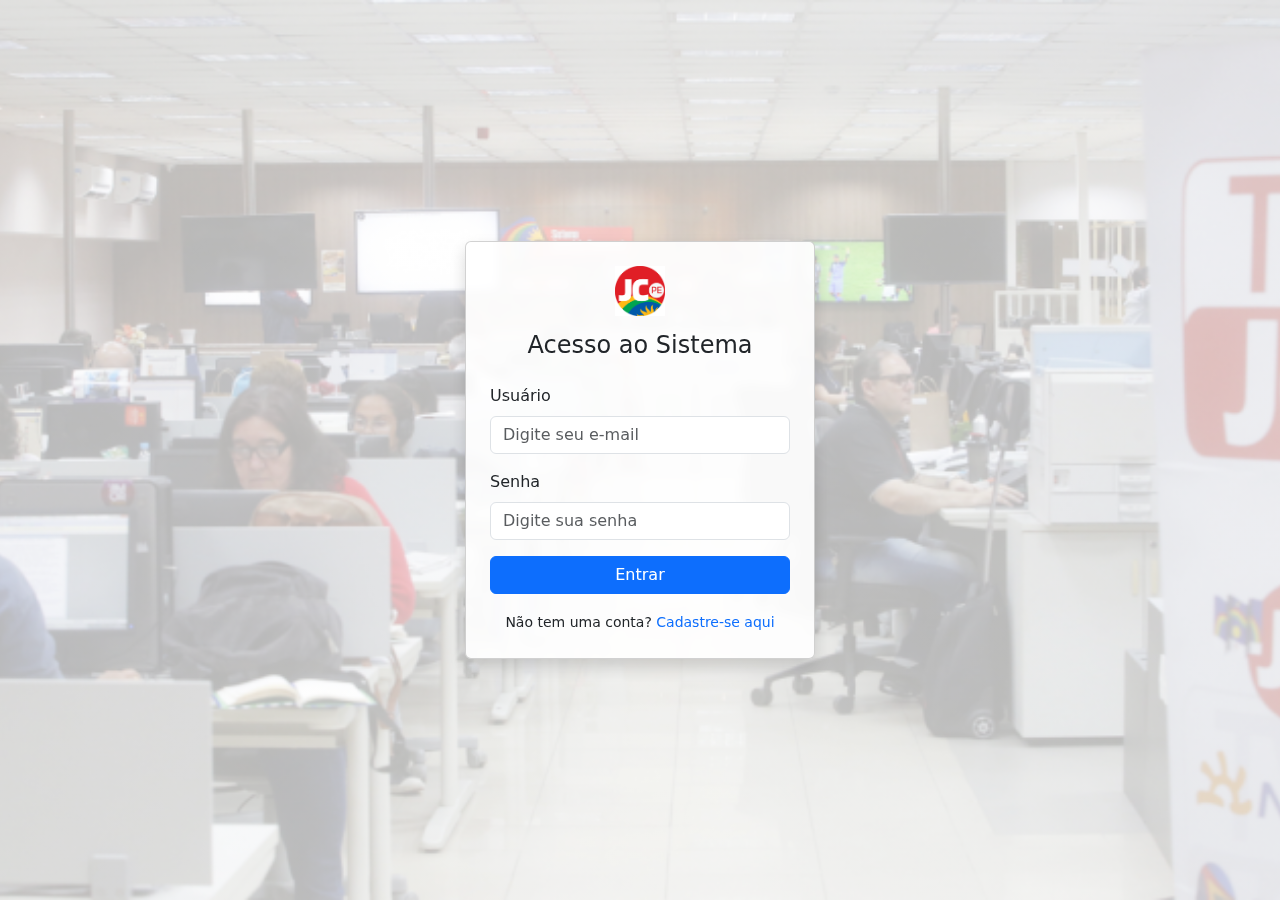
<file: residencia/index.html>
<!DOCTYPE html>
<html lang="pt-br">

<head>
  <meta charset="UTF-8">
  <meta name="viewport" content="width=device-width, initial-scale=1.0">
  <title>Tela de Login</title>

  <!-- Bootstrap -->
  <link href="https://cdn.jsdelivr.net/npm/bootstrap@5.3.3/dist/css/bootstrap.min.css" rel="stylesheet">

  <style>
    body {
      background: linear-gradient(rgba(255, 255, 255, 0.7), rgba(255, 255, 255, 0.7)), url('img/jornal-do-commercio-.jpg\ -\ fundo.jpg') no-repeat center center fixed;
      background-size: cover;
      display: flex;
      justify-content: center;
      align-items: center;
      height: 100vh;
    }

    .card {
      width: 350px;
      background-color: rgba(255, 255, 255, 0.9);
      /* leve transparência */
      backdrop-filter: blur(4px);
      /* efeito de vidro */
    }

    .logo-jc {
      width: 50px;
      display: block;
      margin: 0 auto 15px auto;
    }
  </style>
</head>

<body>

  <div class="card shadow p-4">
    <img src="img/download.png" class="logo-jc" alt="Logo Jornal do Commercio">
    <h4 class="text-center mb-4">Acesso ao Sistema</h4>

    <form>
      <div class="mb-3">
        <label for="email" class="form-label">Usuário</label>
        <input type="email" class="form-control" id="email" placeholder="Digite seu e-mail">
      </div>

      <div class="mb-3">
        <label for="senha" class="form-label">Senha</label>
        <input type="password" class="form-control" id="senha" placeholder="Digite sua senha">
      </div>

      <button type="submit" class="btn btn-primary w-100 mb-3">Entrar</button>

      <div class="text-center">
        <small>Não tem uma conta?
          <a href="cadastro.html" class="text-decoration-none">Cadastre-se aqui</a>
        </small>
      </div>
    </form>
  </div>
</file>
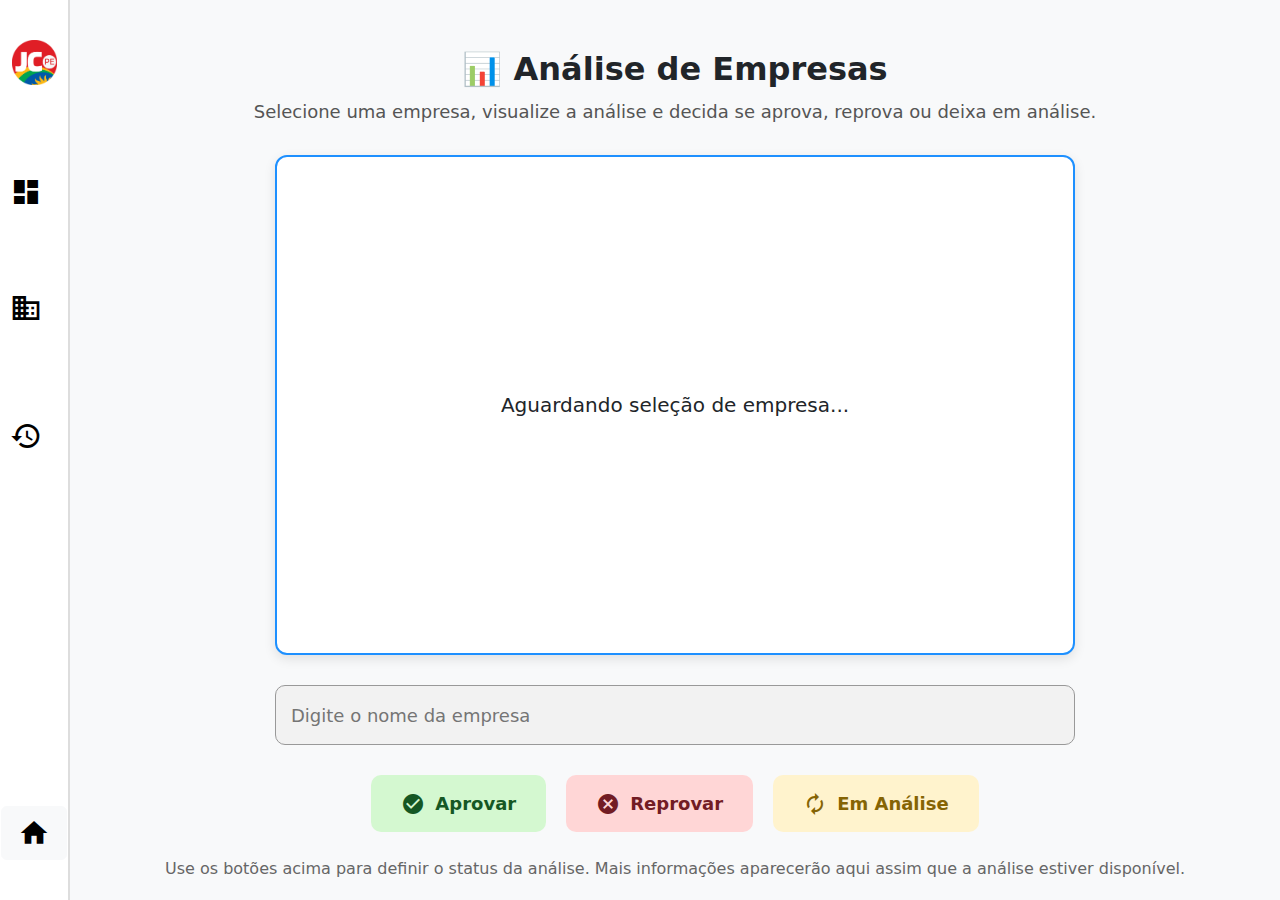
<file: residencia/analise_empresa.html>
<!DOCTYPE html>
<html lang="pt-br">

<head>
  <meta charset="UTF-8">
  <meta name="viewport" content="width=device-width, initial-scale=1.0">
  <title>Análise da Empresa</title>


  <!-- Bootstrap -->
  <link href="https://cdn.jsdelivr.net/npm/bootstrap@5.3.3/dist/css/bootstrap.min.css" rel="stylesheet">

  <!-- Google Icons -->
  <link href="https://fonts.googleapis.com/icon?family=Material+Icons" rel="stylesheet">
  <link rel="stylesheet" href="css/style.css">
</head>

<body>

  <!-- SIDEBAR -->
  <div class="sidebar closed" id="sidebar">

    <img src="img/download.png" alt="Logo" onclick="toggleSidebar()">

    <a href="analises.html" class="menu-item">
      <span class="menu-icon material-icons">dashboard</span>
      <span class="menu-text">Gerenciamento de Análises</span>
    </a>

    <a href="analise_empresa.html" class="menu-item">
      <span class="menu-icon material-icons">business</span>
      <span class="menu-text">Análise da Empresa</span>
    </a>

    <a href="historico.html" class="menu-item">
      <span class="menu-icon material-icons">history</span>
      <span class="menu-text">Histórico de Análises</span>
    </a>

    <button class="btn btn-light mt-auto btn-start" onclick="window.location.href='index.html'">
      <span class="menu-icon material-icons">home</span>
      <span class="menu-text">Início</span>
    </button>

  </div>

  <!-- CONTEÚDO PRINCIPAL -->
  <div class="content">

    <h2 class="main-title">📊 Análise de Empresas</h2>
    <p class="subtitle">Selecione uma empresa, visualize a análise e decida se aprova, reprova ou deixa em análise.</p>

    <div class="analysis-box" id="analysis-box">
      Aguardando seleção de empresa...
    </div>

    <div class="input-area">
      <input type="text" id="company-input" placeholder="Digite o nome da empresa">
    </div>

    <div class="status-buttons">
      <button class="status-btn status-aprovado">
        <span class="material-icons">check_circle</span> Aprovar
      </button>
      <button class="status-btn status-reprovado">
        <span class="material-icons">cancel</span> Reprovar
      </button>
      <button class="status-btn status-pendente">
        <span class="material-icons">autorenew</span> Em Análise
      </button>
    </div>

    <p class="info-text">Use os botões acima para definir o status da análise. Mais informações aparecerão aqui assim
      que a análise estiver disponível.</p>

  </div>

  <script src="https://cdn.jsdelivr.net/npm/bootstrap@5.3.3/dist/js/bootstrap.bundle.min.js"></script>

  <script>
    function toggleSidebar() {
      document.getElementById("sidebar").classList.toggle("closed");
    }
  </script>

</body>

</html>
</file>
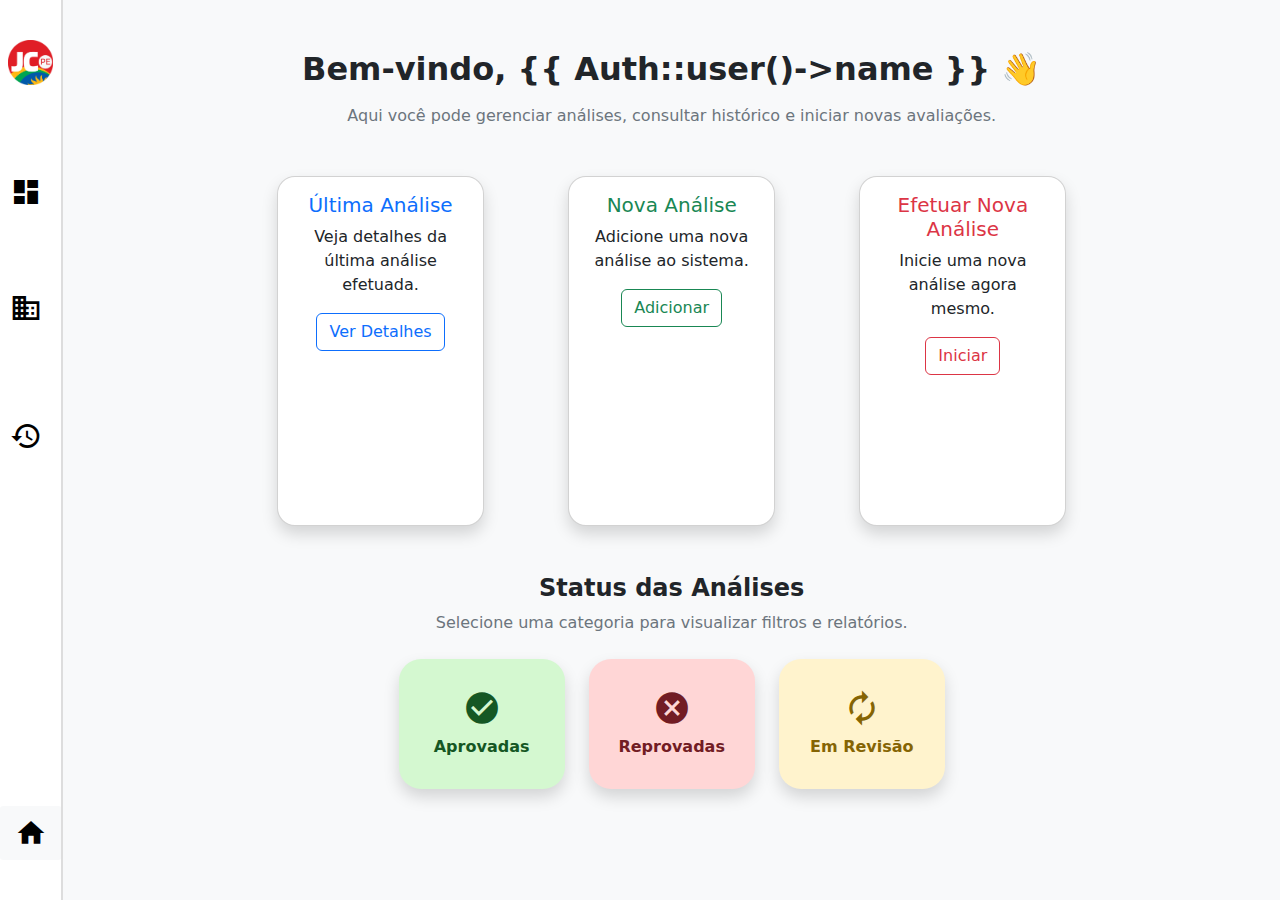
<file: residencia/analises.html>
<!DOCTYPE html>
<html lang="pt-br">

<head>
  <meta charset="UTF-8">
  <meta name="viewport" content="width=device-width, initial-scale=1.0">
  <title>Painel de Análises</title>
  <!-- Bootstrap -->
  <link href="https://cdn.jsdelivr.net/npm/bootstrap@5.3.3/dist/css/bootstrap.min.css" rel="stylesheet">

  <!-- Google Icons -->
  <link href="https://fonts.googleapis.com/icon?family=Material+Icons" rel="stylesheet">
  <link rel="stylesheet" href="css/style.css">
</head>

<body>

  <!-- SIDEBAR -->
  <div class="sidebar closed" id="sidebar">
    <img src="img/download.png" alt="Logo" onclick="toggleSidebar()">
    <a href="analises.html" class="menu-item">
      <span class="menu-icon material-icons">dashboard</span>
      <span class="menu-text">Gerenciamento de Análises</span>
    </a>
    <a href="analise_empresa.html" class="menu-item">
      <span class="menu-icon material-icons">business</span>
      <span class="menu-text">Análise da Empresa</span>
    </a>
    <a href="historico.html" class="menu-item">
      <span class="menu-icon material-icons">history</span>
      <span class="menu-text">Histórico de Análises</span>
    </a>
    <button class="btn btn-light mt-auto btn-start" onclick="window.location.href='index.html'">
      <span class="menu-icon material-icons">home</span>
      <span class="menu-text">Início</span>
    </button>
  </div>

  <!-- CONTEÚDO PRINCIPAL -->

  <div class="content">
    <h2 class="mb-3 fw-bold text-center">Bem-vindo, {{ Auth::user()->name }} 👋</h2>
    <p class="text-secondary mb-5 text-center">
      Aqui você pode gerenciar análises, consultar histórico e iniciar novas avaliações.
    </p>

    <div class="row g-5 justify-content-center text-center">
      <div class="col-md-3">
        <div class="card shadow">
          <div class="card-body">
            <h5 class="card-title text-primary">Última Análise</h5>
            <p class="card-text">Veja detalhes da última análise efetuada.</p>
            <button class="btn btn-outline-primary" onclick="window.location.href='analise_detalhe.html?id=ultima'">Ver
              Detalhes</button>
          </div>
        </div>
      </div>
      <div class="col-md-3">
        <div class="card shadow">
          <div class="card-body">
            <h5 class="card-title text-success">Nova Análise</h5>
            <p class="card-text">Adicione uma nova análise ao sistema.</p>
            <button class="btn btn-outline-success"
              onclick="window.location.href='analise_empresa.html'">Adicionar</button>
          </div>
        </div>
      </div>
      <div class="col-md-3">
        <div class="card shadow">
          <div class="card-body">
            <h5 class="card-title text-danger">Efetuar Nova Análise</h5>
            <p class="card-text">Inicie uma nova análise agora mesmo.</p>
            <button class="btn btn-outline-danger"
              onclick="window.location.href='analise_empresa.html'">Iniciar</button>
          </div>
        </div>
      </div>
    </div>

    <h4 class="mt-5 fw-semibold text-center">Status das Análises</h4>
    <p class="text-secondary mb-4 text-center">Selecione uma categoria para visualizar filtros e relatórios.</p>

    <div class="row g-4 justify-content-center small-card-row">
      <div class="col-md-2">
        <a href="historico.html?status=aprovado" class="small-card shadow status-aprovado">
          <span class="material-icons small-card-icon">check_circle</span>
          <p class="small-card-text">Aprovadas</p>
        </a>
      </div>
      <div class="col-md-2">
        <a href="historico.html?status=reprovado" class="small-card shadow status-reprovado">
          <span class="material-icons small-card-icon">cancel</span>
          <p class="small-card-text">Reprovadas</p>
        </a>
      </div>
      <div class="col-md-2">
        <a href="historico.html?status=pendente" class="small-card shadow status-pendente">
          <span class="material-icons small-card-icon">autorenew</span>
          <p class="small-card-text">Em Revisão</p>
        </a>
      </div>
    </div>
  </div>

  <script src="https://cdn.jsdelivr.net/npm/bootstrap@5.3.3/dist/js/bootstrap.bundle.min.js"></script>
  <script>
    function toggleSidebar() {
      document.getElementById("sidebar").classList.toggle("closed");
    }
  </script>
</body>

</html>
</file>
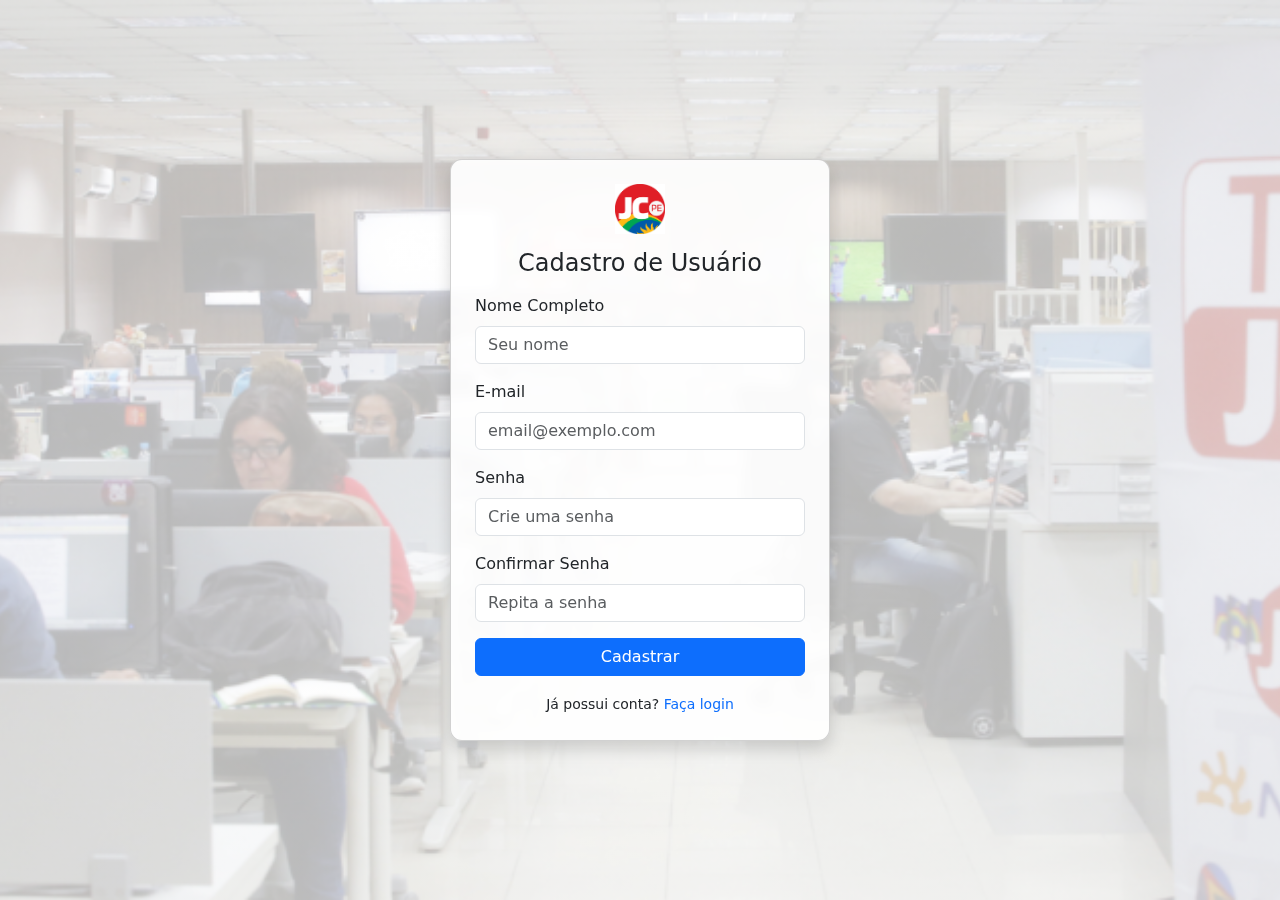
<file: residencia/cadastro.html>
<!DOCTYPE html>
<html lang="pt-br">

<head>
  <meta charset="UTF-8">
  <meta name="viewport" content="width=device-width, initial-scale=1.0">
  <title>Cadastro de Usuário</title>

  <!-- Bootstrap -->
  <link href="https://cdn.jsdelivr.net/npm/bootstrap@5.3.3/dist/css/bootstrap.min.css" rel="stylesheet">

  <style>
    body {
      background: linear-gradient(rgba(255, 255, 255, 0.7), rgba(255, 255, 255, 0.7)), url('img/jornal-do-commercio-.jpg - fundo.jpg') no-repeat center center fixed;
      background-size: cover;
      display: flex;
      justify-content: center;
      align-items: center;
      height: 100vh;
    }

    .card {
      width: 380px;
      background-color: rgba(255, 255, 255, 0.92);
      backdrop-filter: blur(4px);
      border-radius: 12px;
    }

    .logo-jc {
      width: 50px;
      display: block;
      margin: 0 auto 15px auto;
    }
  </style>
</head>

<body>

  <div class="card shadow p-4">

    <!-- LOGO -->
    <img src="img/download.png" class="logo-jc" alt="Logo Jornal do Commercio">

    <h4 class="text-center mb-3">Cadastro de Usuário</h4>

    <form>
      <div class="mb-3">
        <label for="nome" class="form-label">Nome Completo</label>
        <input type="text" class="form-control" id="nome" placeholder="Seu nome">
      </div>

      <div class="mb-3">
        <label for="email" class="form-label">E-mail</label>
        <input type="email" class="form-control" id="email" placeholder="email@exemplo.com">
      </div>

      <div class="mb-3">
        <label for="senha" class="form-label">Senha</label>
        <input type="password" class="form-control" id="senha" placeholder="Crie uma senha">
      </div>

      <div class="mb-3">
        <label for="confirmar" class="form-label">Confirmar Senha</label>
        <input type="password" class="form-control" id="confirmar" placeholder="Repita a senha">
      </div>

      <button type="submit" class="btn btn-primary w-100">Cadastrar</button>

      <div class="text-center mt-3">
        <small>Já possui conta?
          <a href="index.html" class="text-decoration-none">Faça login</a>
        </small>
      </div>
    </form>
  </div>

  <script src="https://cdn.jsdelivr.net/npm/bootstrap@5.3.3/dist/js/bootstrap.bundle.min.js"></script>

</body>

</html>
</file>
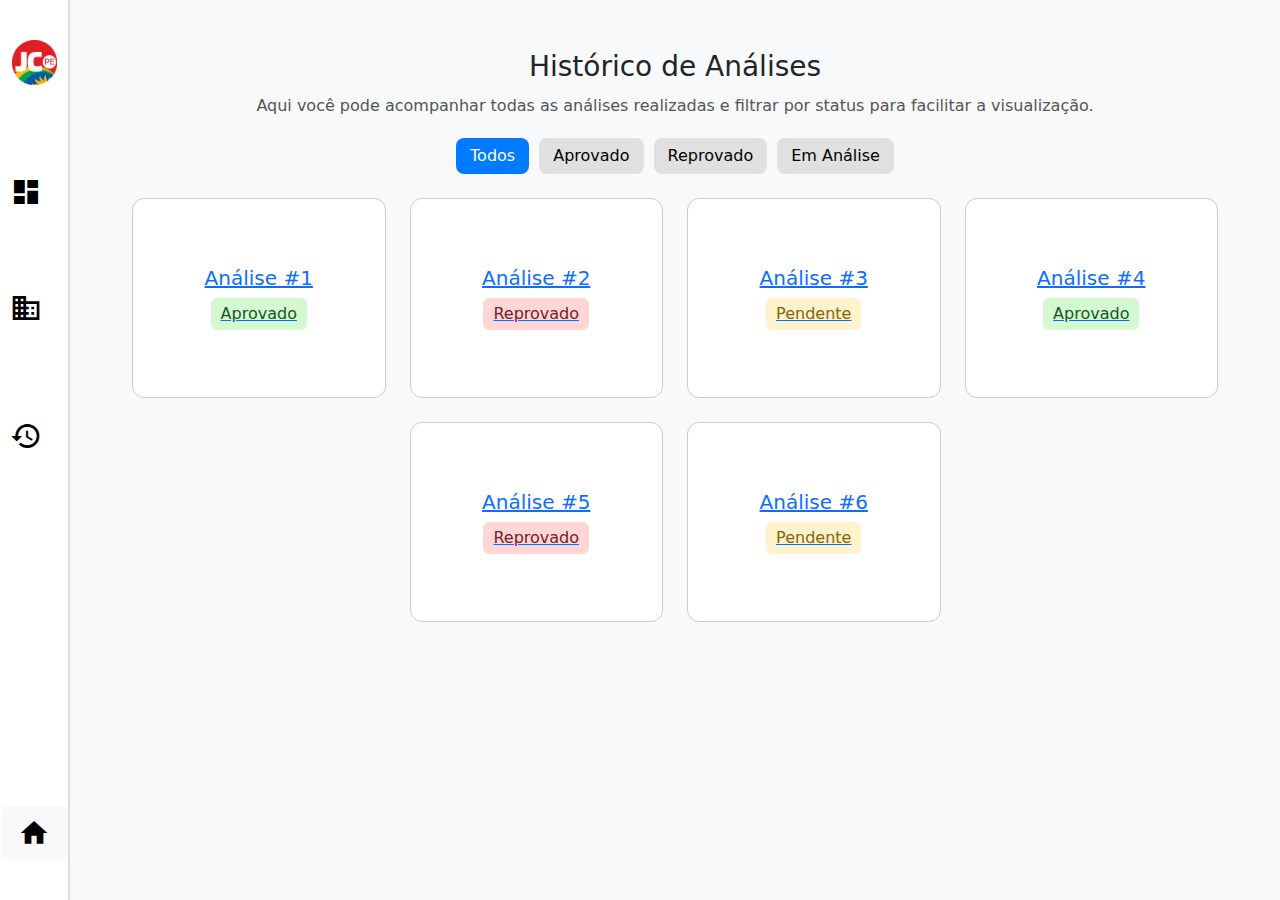
<file: residencia/historico.html>
<!DOCTYPE html>
<html lang="pt-br">

<head>
  <meta charset="UTF-8">
  <meta name="viewport" content="width=device-width, initial-scale=1.0">
  <title>Histórico de Análises</title>
  <!-- Bootstrap -->
  <link href="https://cdn.jsdelivr.net/npm/bootstrap@5.3.3/dist/css/bootstrap.min.css" rel="stylesheet">

  <!-- Google Icons -->
  <link href="https://fonts.googleapis.com/icon?family=Material+Icons" rel="stylesheet">
  <link rel="stylesheet" href="css/style.css">

</head>

<body>
  <!-- SIDEBAR -->
  <div class="sidebar closed" id="sidebar">
    <img src="img/download.png" alt="Logo" onclick="toggleSidebar()">
    <a href="analises.html" class="menu-item">
      <span class="menu-icon material-icons">dashboard</span>
      <span class="menu-text">Gerenciamento de Análises</span>
    </a>
    <a href="analise_empresa.html" class="menu-item">
      <span class="menu-icon material-icons">business</span>
      <span class="menu-text">Análise da Empresa</span>
    </a>
    <a href="historico.html" class="menu-item">
      <span class="menu-icon material-icons">history</span>
      <span class="menu-text">Histórico de Análises</span>
    </a>
    <button class="btn btn-light mt-auto btn-start" onclick="window.location.href='index.html'">
      <span class="menu-icon material-icons">home</span>
      <span class="menu-text">Início</span>
    </button>
  </div>

  <!-- CONTEÚDO PRINCIPAL -->
  <div class="content">
    <h3>Histórico de Análises</h3>
    <p class="intro-text">Aqui você pode acompanhar todas as análises realizadas e filtrar por status para facilitar a
      visualização.</p>

    <div class="filter-container mb-4">
      <button class="filter-btn active" data-status="all">Todos</button>
      <button class="filter-btn" data-status="aprovado">Aprovado</button>
      <button class="filter-btn" data-status="reprovado">Reprovado</button>
      <button class="filter-btn" data-status="pendente">Em Análise</button>
    </div>

    <div class="container" id="history-container">
      <div class="row g-4" id="history-list"></div>
      <p class="no-data text-center mt-4" id="no-data" style="display:none;">Nenhuma análise encontrada.</p>
    </div>
  </div>

  <script src="script/historico.js"></script>
  <script src="https://cdn.jsdelivr.net/npm/bootstrap@5.3.3/dist/js/bootstrap.bundle.min.js"></script>
  <script>
    function toggleSidebar() {
      document.getElementById("sidebar").classList.toggle("closed");
    }
  </script>
</body>

</html>
</file>
<file: residencia/css/style.css>
/* ===========================
   SIDEBAR
=========================== */
body {
  display: flex;
  height: 100vh;
  overflow: hidden;
}

.sidebar {
  width: 270px;
  background-color: white;
  color: black;
  display: flex;
  flex-direction: column;
  align-items: center;
  padding: 40px 10px;
  border-right: 2px solid #ddd;
  transition: all 0.3s ease;
  overflow: hidden;
}

.sidebar.closed {
  width: 70px;
  padding: 40px 5px;
}

.sidebar img {
  width: 80px;
  height: auto;
  margin-bottom: 80px;
  border-radius: 8px;
  transition: 0.3s;
  cursor: pointer;
}

.sidebar.closed img {
  width: 45px;
  margin-bottom: 60px;
}

.menu-icon {
  font-size: 32px;
  width: 40px;
  height: 40px;
  display: flex;
  align-items: center;
  justify-content: center;
  text-align: center;
  transition: 0.3s;
}

.menu-item {
  width: 100%;
  display: flex;
  align-items: center;
  text-decoration: none;
  color: black;
  font-size: 16px;
  padding: 8px 5px;
  gap: 10px;
  margin-top: 15px;
  margin-bottom: 25px;
  transition: all 0.2s ease-in-out;
  white-space: normal;
  word-wrap: break-word;
}

.menu-item:hover {
  font-weight: bold;
  font-size: 18px;
  color: #ff2d1e;
}

.sidebar.closed .menu-item {
  justify-content: left;
}

.menu-text {
  transition: opacity 0.2s;
  white-space: normal;
}

.sidebar.closed .menu-text {
  opacity: 0;
  pointer-events: none;
}

.btn-start {
  display: flex;
  align-items: center;
  gap: 8px;
}

.sidebar.closed .btn-start span:nth-child(2) {
  display: none;
}

/* ===========================
   CONTEÚDO ANALISES
=========================== */
.content {
  flex-grow: 1;
  padding: 50px;
  overflow-y: auto;
  background-color: #f8f9fa;
  margin-left: 0 !important;
}

.content .row {
  justify-content: center !important;
}

.content h2,
.content h4,
.content p {
  text-align: center !important;
}

.card {
  height: 350px;
  transition: transform 0.2s;
  margin: 0 18px;
  border-radius: 18px;
}

.card:hover {
  transform: scale(1.05);
}

.small-card {
  display: flex;
  flex-direction: column;
  align-items: center;
  justify-content: center;
  height: 130px;
  border-radius: 22px !important;
  padding: 15px;
  background: #ffffff;
  border: 2px solid transparent;
  text-align: center;
  transition: transform 0.2s, border-color 0.2s;
  text-decoration: none !important;
}

.small-card:hover {
  transform: scale(1.03);
  border-color: rgba(0, 0, 0, 0.08);
}

.small-card-icon {
  font-size: 38px;
  margin-bottom: 8px;
}

.small-card-text {
  font-size: 16px;
  font-weight: 600;
  margin: 0;
}

.status-aprovado {
  background-color: #d4f8d0;
  color: #155724;
  transition: 0.25s ease;
}

.status-aprovado:hover {
  background-color: #c4efbd;
  color: #0f3f1a;
  transform: translateY(-3px);
}

.status-reprovado {
  background-color: #ffd6d6;
  color: #721c24;
  transition: 0.25s ease;
}

.status-reprovado:hover {
  background-color: #f3bcbc;
  color: #5a1616;
  transform: translateY(-3px);
}

.status-pendente {
  background-color: #fff3cd;
  color: #856404;
  transition: 0.25s ease;
}

.status-pendente:hover {
  background-color: #f5e2a4;
  color: #6d5200;
  transform: translateY(-3px);
}

/* ===========================
   CONTEÚDO HISTÓRICO
=========================== */

.content h3 {
    text-align: center;
    margin-bottom: 10px;
}

.intro-text {
    text-align: center;
    margin-bottom: 30px;
    color: #555;
    font-size: 16px;
}

.intro-text {
  text-align: center;
  color: #555;
  margin-bottom: 20px;
}

.filter-container {
  display: flex;
  justify-content: center;
  gap: 10px;
  margin-bottom: 30px;
}

.filter-btn {
  padding: 6px 14px;
  border: none;
  background-color: #e0e0e0;
  border-radius: 8px;
  cursor: pointer;
  transition: 0.2s;
}

.filter-btn.active,
.filter-btn:hover {
  background-color: #007bff;
  color: white;
}

.history-box {
  width: 100%;
  height: 200px;
  background-color: white;
  border: 1px solid #ccc;
  border-radius: 12px;
  display: flex;
  flex-direction: column;
  justify-content: center;
  align-items: center;
  transition: transform 0.2s;
  cursor: pointer;
  text-decoration: none;
  color: inherit;
}

.history-box:hover {
  transform: scale(1.05);
  box-shadow: 0px 4px 12px rgba(0, 0, 0, 0.15);
}

.status-aprovado {
  padding: 4px 10px;
  border-radius: 6px;
}

.status-reprovado {
  padding: 4px 10px;
  border-radius: 6px;
}

.status-pendente {
  padding: 4px 10px;
  border-radius: 6px;
}

.no-data {
  font-size: 18px;
  color: #888;
}

/* ===========================
   CONTEÚDO EMPRESAS
=========================== */
.main-title {
  text-align: center;
  font-size: 32px;
  font-weight: 700;
  margin-bottom: 10px;
}

.subtitle {
  text-align: center;
  font-size: 18px;
  color: #555;
  margin-bottom: 30px;
}

.analysis-box {
  background-color: #ffffff;
  border: 2px solid #1e90ff;
  border-radius: 12px;
  min-height: 500px;
  display: flex;
  align-items: center;
  justify-content: center;
  font-size: 20px;
  font-weight: 500;
  text-align: center;
  box-shadow: 0 4px 12px rgba(0, 0, 0, 0.1);
  transition: transform 0.2s, box-shadow 0.2s;
  margin-bottom: 30px;
  width: 75%;
  max-width: 800px;
  margin: 0 auto 30px auto;
}

.input-area {
  margin-bottom: 30px;
}

.input-area input {
  width: 75%;
  max-width: 800px;
  height: 60px;
  border-radius: 10px;
  border: 1px solid #999;
  padding-left: 15px;
  font-size: 18px;
  background-color: #f2f2f2;
  display: block;
  margin: 0 auto;
}

.input-area input:focus {
  border-color: #1e90ff;
  box-shadow: 0 0 5px rgba(30, 144, 255, 0.4);
  outline: none;
}

.status-buttons {
  display: flex;
  gap: 20px;
  justify-content: center;
  flex-wrap: wrap;
  margin-bottom: 25px;
}

.status-btn {
  display: flex;
  align-items: center;
  gap: 10px;
  padding: 15px 30px;
  border-radius: 10px;
  border: none;
  font-size: 18px;
  font-weight: 600;
  cursor: pointer;
  transition: transform 0.2s, box-shadow 0.2s;
}

.status-btn span.material-icons {
  font-size: 24px;
}

.status-aprovado:hover {
  transform: translateY(-3px);
}

.status-reprovado:hover {
  transform: translateY(-3px);
}

.status-pendente:hover {
  transform: translateY(-3px);
}

.info-text {
  text-align: center;
  font-size: 16px;
  color: #666;
}
</file>
